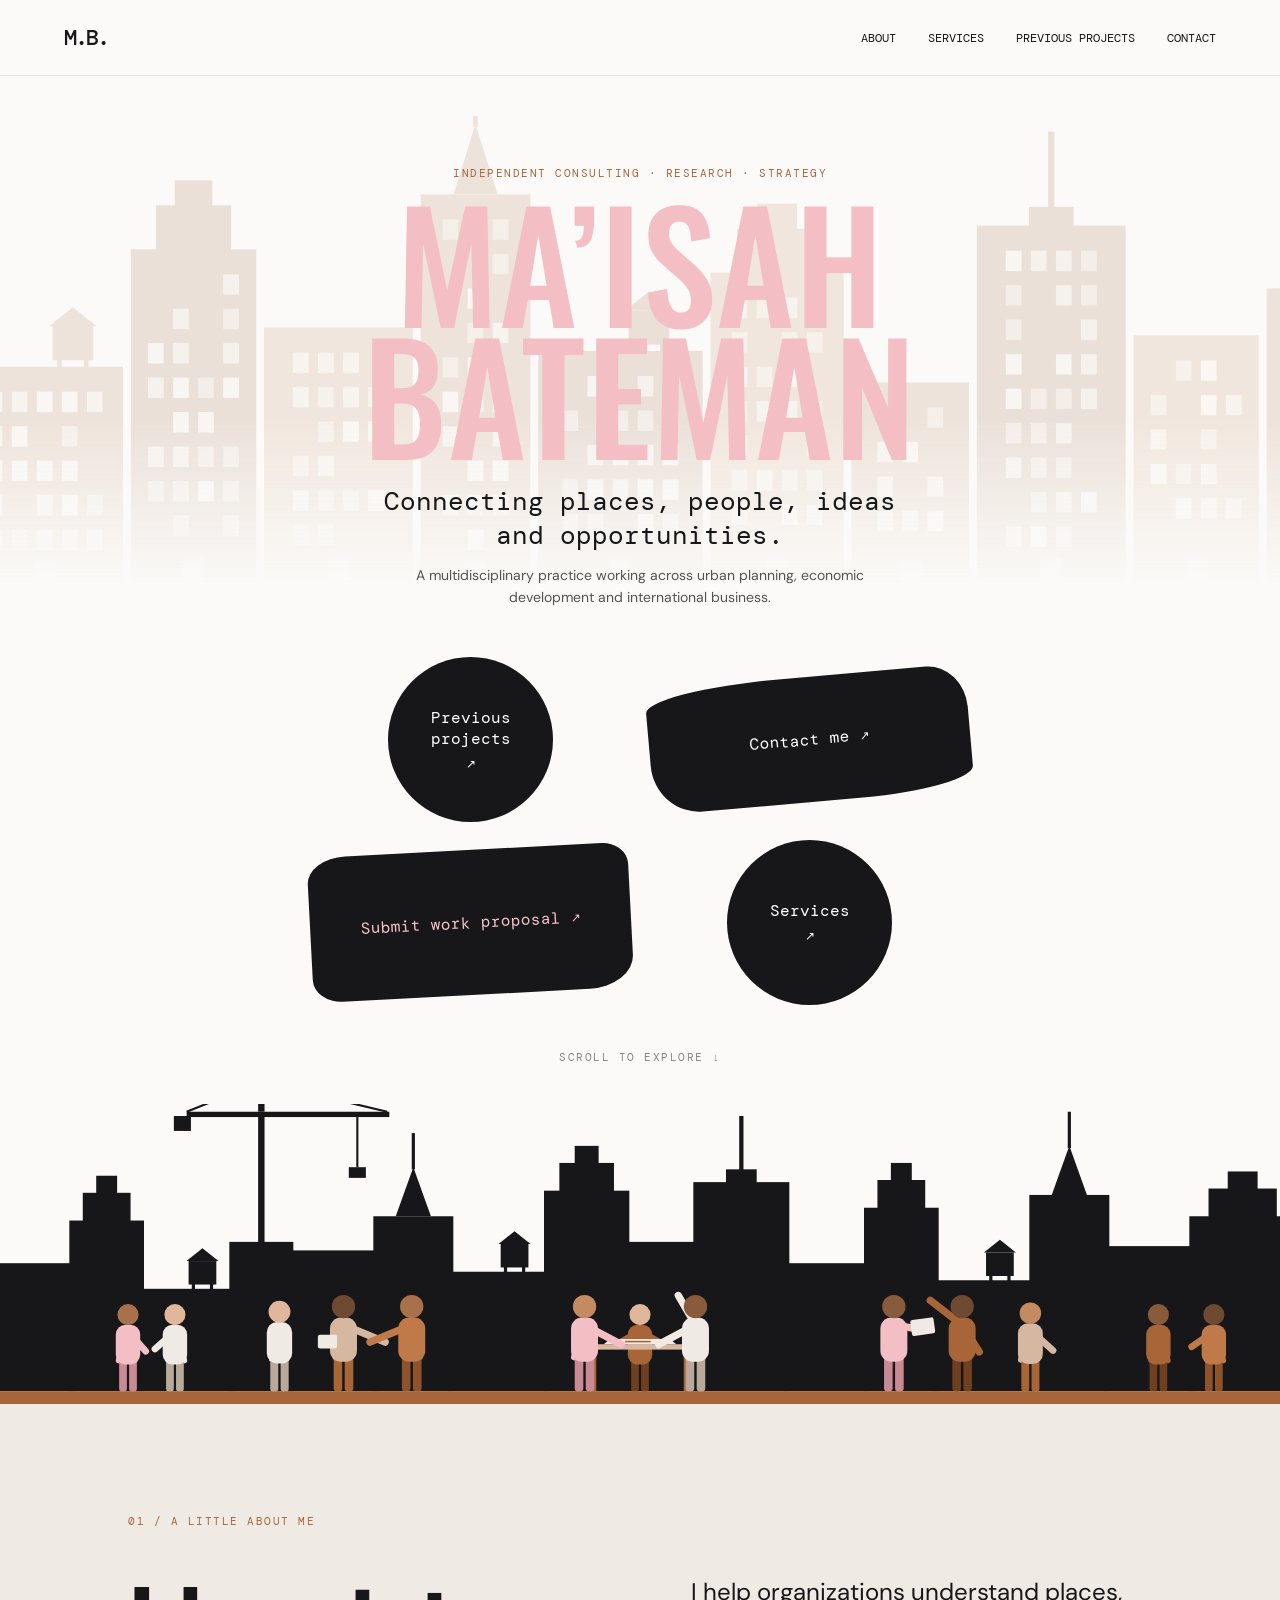
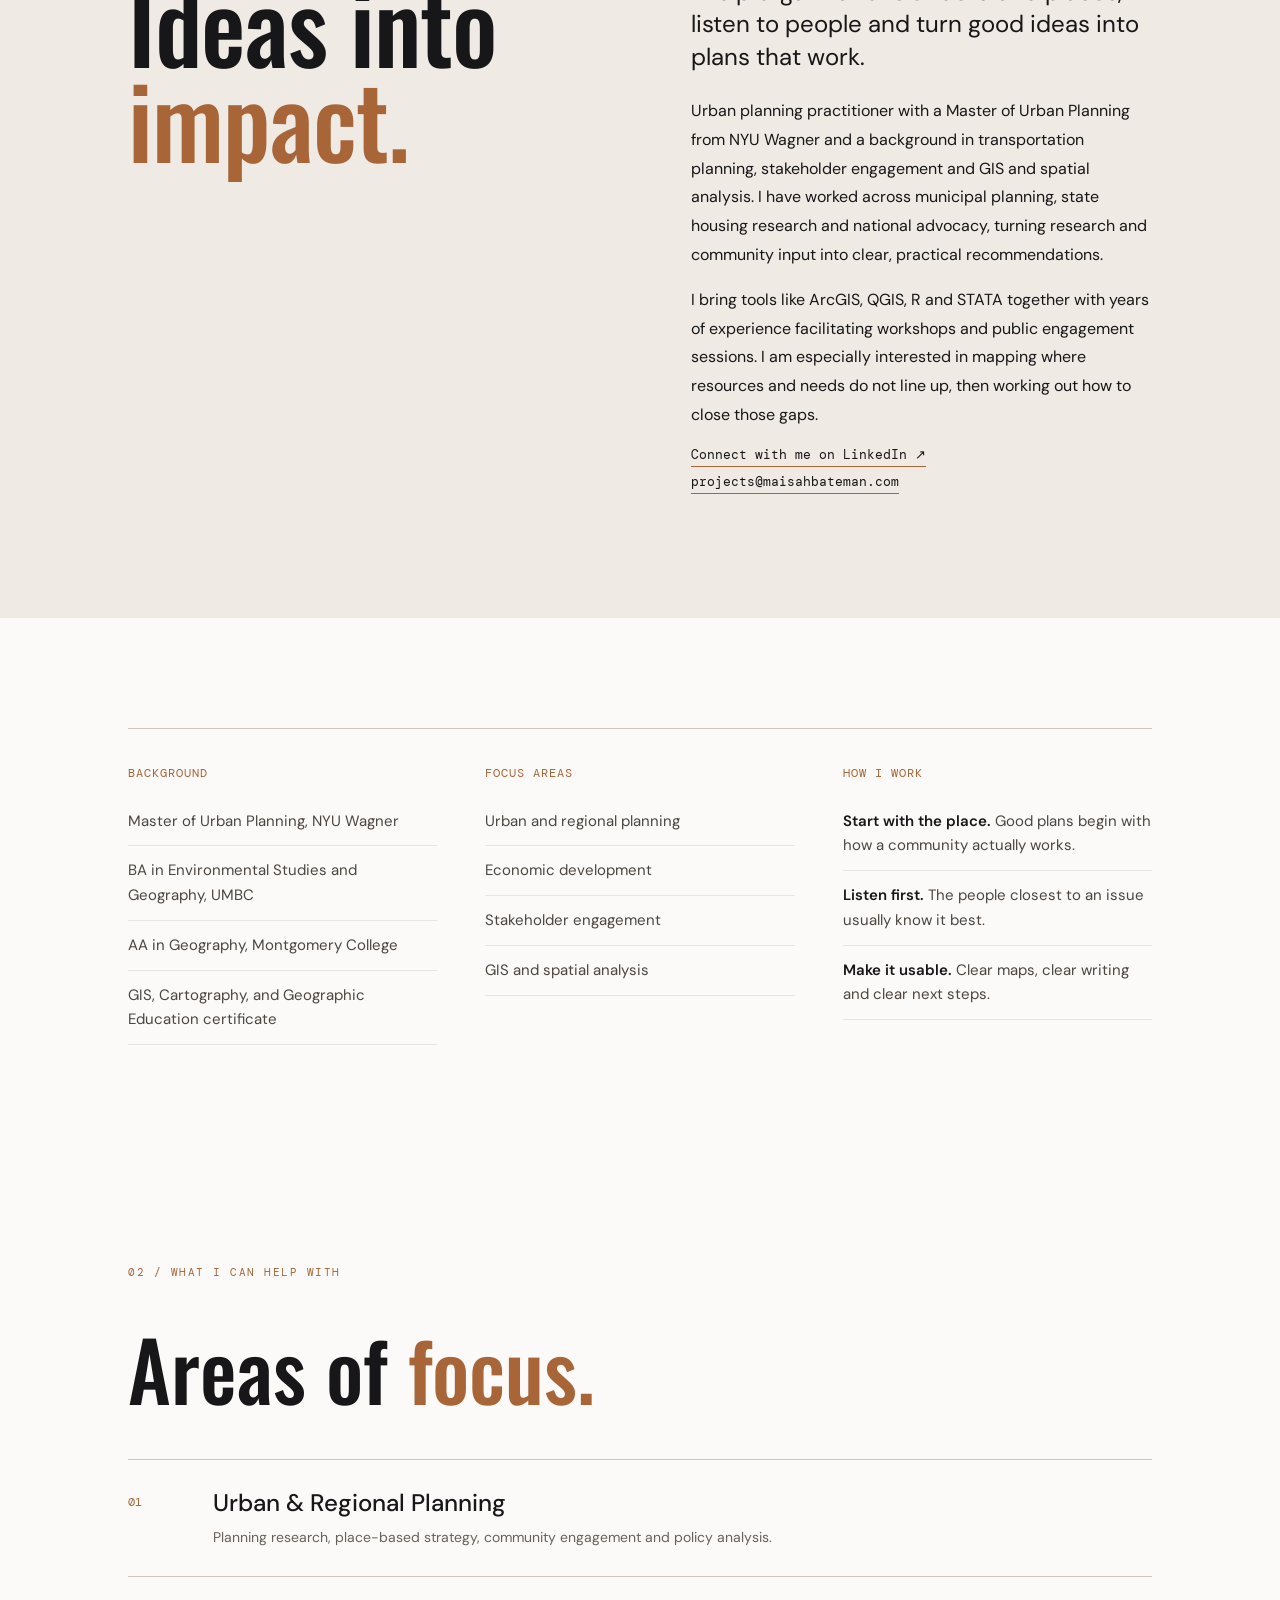
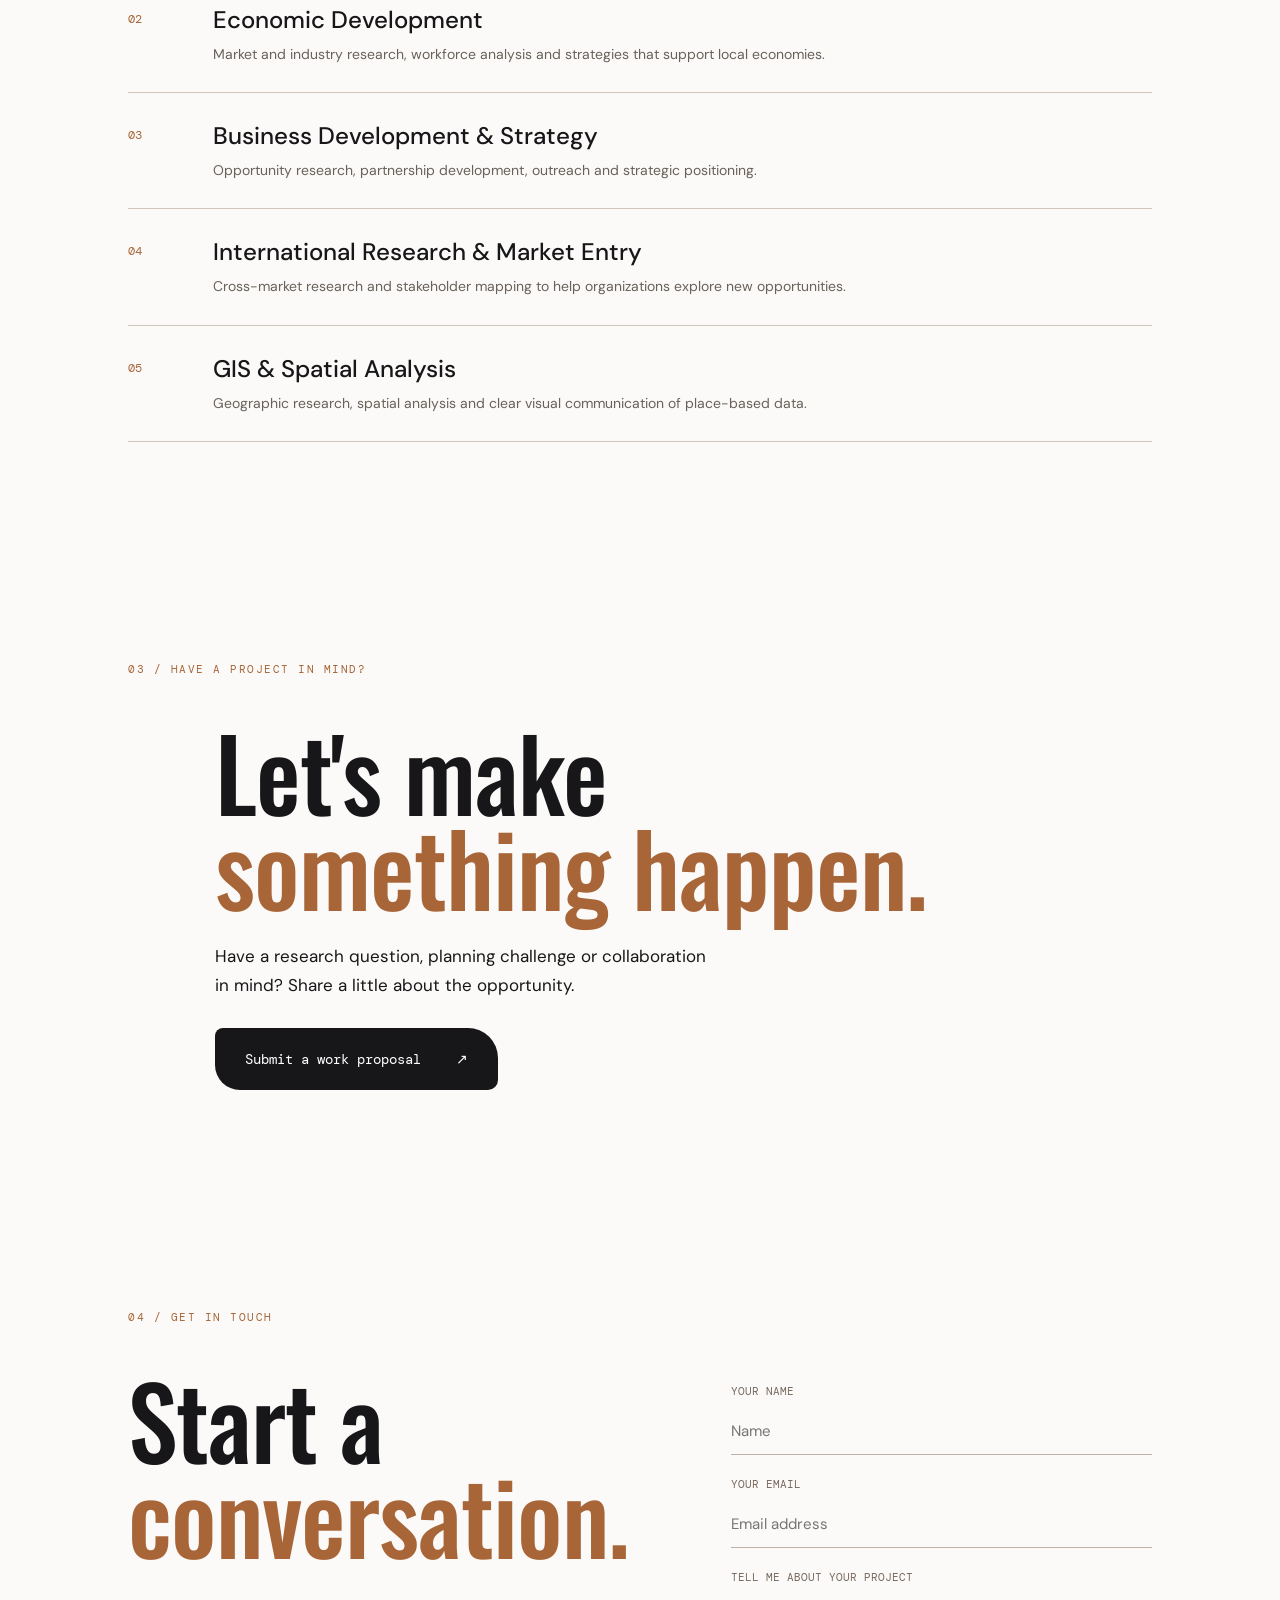
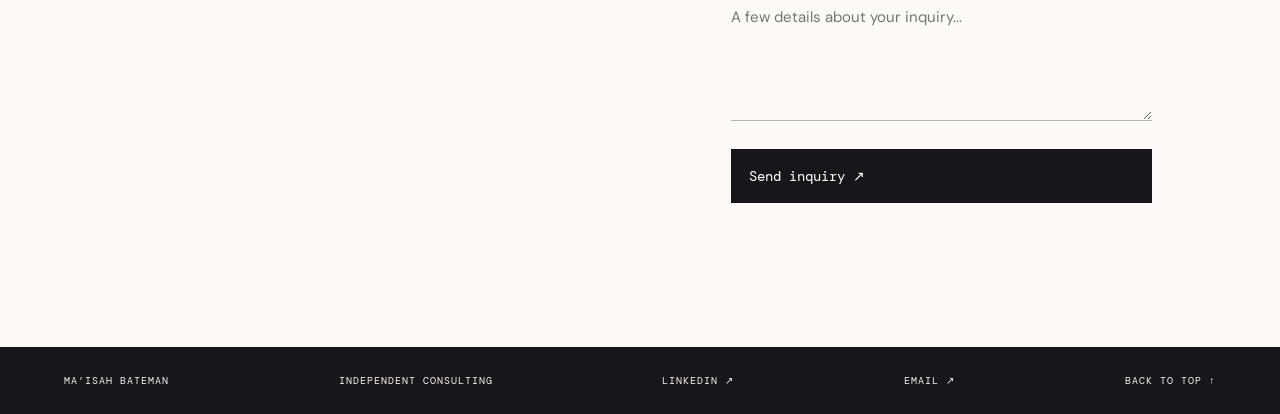
<file: index.html>
<!DOCTYPE html>
<html lang="en">
<head>
  <meta charset="UTF-8">
  <meta name="viewport" content="width=device-width, initial-scale=1.0">
  <meta name="description" content="Ma’isah Bateman, independent consulting in urban planning, economic development, business strategy, international research and GIS.">
  <title>Ma’isah Bateman | Independent Consulting</title>
  <link rel="preconnect" href="https://fonts.googleapis.com">
  <link rel="preconnect" href="https://fonts.gstatic.com" crossorigin>
  <link href="https://fonts.googleapis.com/css2?family=DM+Mono:wght@400;500&family=DM+Sans:wght@400;500;600;700&family=Oswald:wght@400;500;600&display=swap" rel="stylesheet">
  <link rel="stylesheet" href="style.css">
</head>
<body>
  <header class="topbar">
    <a class="wordmark" href="#home">M.B.</a>
    <button class="menu-toggle" aria-label="Toggle navigation" aria-expanded="false">MENU <span>＋</span></button>
    <nav class="nav-links" aria-label="Main navigation">
      <a href="#about">About</a>
      <a href="#services">Services</a>
      <a href="projects.html">Previous projects</a>
      <a href="#contact">Contact</a>
    </nav>
  </header>

  <main>
    <section class="hero" id="home">
      <div class="hero-bg" aria-hidden="true"><svg viewBox="0 0 1200 300" preserveAspectRatio="xMidYMax slice"><rect x="0" y="180" width="90" height="120" fill="#8E532B"/><rect x="16.0" y="196" width="10" height="13" fill="#fbfaf8" opacity="0.55"/><rect x="32.0" y="196" width="10" height="13" fill="#fbfaf8" opacity="0.55"/><rect x="48.0" y="196" width="10" height="13" fill="#fbfaf8" opacity="0.85"/><rect x="64.0" y="196" width="10" height="13" fill="#fbfaf8" opacity="0.85"/><rect x="16.0" y="218" width="10" height="13" fill="#fbfaf8" opacity="0.85"/><rect x="32.0" y="218" width="10" height="13" fill="#fbfaf8" opacity="0.55"/><rect x="48.0" y="218" width="10" height="13" fill="#fbfaf8" opacity="0.55"/><rect x="64.0" y="218" width="10" height="13" fill="#fbfaf8" opacity="0.85"/><rect x="16.0" y="240" width="10" height="13" fill="#fbfaf8" opacity="0.85"/><rect x="32.0" y="240" width="10" height="13" fill="#fbfaf8" opacity="0.55"/><rect x="48.0" y="240" width="10" height="13" fill="#fbfaf8" opacity="0.85"/><rect x="16.0" y="262" width="10" height="13" fill="#fbfaf8" opacity="0.7"/><rect x="32.0" y="262" width="10" height="13" fill="#fbfaf8" opacity="0.55"/><rect x="48.0" y="262" width="10" height="13" fill="#fbfaf8" opacity="0.55"/><rect x="64.0" y="262" width="10" height="13" fill="#fbfaf8" opacity="0.55"/><rect x="38.0" y="282" width="14" height="18" fill="#fbfaf8" opacity=".5"/><rect x="95" y="125" width="70" height="175" fill="#B8794A"/><rect x="109.0" y="141" width="10" height="13" fill="#fbfaf8" opacity="0.85"/><rect x="125.0" y="141" width="10" height="13" fill="#fbfaf8" opacity="0.85"/><rect x="141.0" y="141" width="10" height="13" fill="#fbfaf8" opacity="0.85"/><rect x="109.0" y="163" width="10" height="13" fill="#fbfaf8" opacity="0.55"/><rect x="125.0" y="163" width="10" height="13" fill="#fbfaf8" opacity="0.85"/><rect x="141.0" y="163" width="10" height="13" fill="#fbfaf8" opacity="0.85"/><rect x="109.0" y="185" width="10" height="13" fill="#fbfaf8" opacity="0.55"/><rect x="125.0" y="185" width="10" height="13" fill="#fbfaf8" opacity="0.85"/><rect x="141.0" y="185" width="10" height="13" fill="#fbfaf8" opacity="0.7"/><rect x="109.0" y="207" width="10" height="13" fill="#fbfaf8" opacity="0.7"/><rect x="125.0" y="207" width="10" height="13" fill="#fbfaf8" opacity="0.55"/><rect x="109.0" y="229" width="10" height="13" fill="#fbfaf8" opacity="0.55"/><rect x="125.0" y="229" width="10" height="13" fill="#fbfaf8" opacity="0.7"/><rect x="141.0" y="229" width="10" height="13" fill="#fbfaf8" opacity="0.7"/><rect x="109.0" y="251" width="10" height="13" fill="#fbfaf8" opacity="0.7"/><rect x="125.0" y="251" width="10" height="13" fill="#fbfaf8" opacity="0.55"/><rect x="141.0" y="251" width="10" height="13" fill="#fbfaf8" opacity="0.7"/><rect x="123.0" y="282" width="14" height="18" fill="#fbfaf8" opacity=".5"/><rect x="225.0" y="134" width="26" height="22" fill="#A76538"/><polygon points="223.0,134 238.0,122 253.0,134" fill="#A76538"/><rect x="228.0" y="154" width="3" height="8" fill="#A76538"/><rect x="245.0" y="154" width="3" height="8" fill="#A76538"/><rect x="170" y="160" width="100" height="140" fill="#A76538"/><rect x="183.0" y="176" width="10" height="13" fill="#fbfaf8" opacity="0.7"/><rect x="199.0" y="176" width="10" height="13" fill="#fbfaf8" opacity="0.7"/><rect x="215.0" y="176" width="10" height="13" fill="#fbfaf8" opacity="0.85"/><rect x="231.0" y="176" width="10" height="13" fill="#fbfaf8" opacity="0.85"/><rect x="247.0" y="176" width="10" height="13" fill="#fbfaf8" opacity="0.7"/><rect x="183.0" y="198" width="10" height="13" fill="#fbfaf8" opacity="0.7"/><rect x="199.0" y="198" width="10" height="13" fill="#fbfaf8" opacity="0.85"/><rect x="231.0" y="198" width="10" height="13" fill="#fbfaf8" opacity="0.55"/><rect x="183.0" y="220" width="10" height="13" fill="#fbfaf8" opacity="0.85"/><rect x="199.0" y="220" width="10" height="13" fill="#fbfaf8" opacity="0.85"/><rect x="215.0" y="220" width="10" height="13" fill="#fbfaf8" opacity="0.85"/><rect x="231.0" y="220" width="10" height="13" fill="#fbfaf8" opacity="0.85"/><rect x="183.0" y="242" width="10" height="13" fill="#fbfaf8" opacity="0.7"/><rect x="215.0" y="242" width="10" height="13" fill="#fbfaf8" opacity="0.7"/><rect x="231.0" y="242" width="10" height="13" fill="#fbfaf8" opacity="0.85"/><rect x="247.0" y="242" width="10" height="13" fill="#fbfaf8" opacity="0.55"/><rect x="183.0" y="264" width="10" height="13" fill="#fbfaf8" opacity="0.7"/><rect x="199.0" y="264" width="10" height="13" fill="#fbfaf8" opacity="0.55"/><rect x="215.0" y="264" width="10" height="13" fill="#fbfaf8" opacity="0.7"/><rect x="231.0" y="264" width="10" height="13" fill="#fbfaf8" opacity="0.7"/><rect x="247.0" y="264" width="10" height="13" fill="#fbfaf8" opacity="0.7"/><rect x="213.0" y="282" width="14" height="18" fill="#fbfaf8" opacity=".5"/><rect x="291.0" y="57" width="48.0" height="30" fill="#8E532B"/><rect x="303.0" y="41" width="24.0" height="18" fill="#8E532B"/><rect x="275" y="85" width="80" height="215" fill="#8E532B"/><rect x="334.0" y="101" width="10" height="13" fill="#fbfaf8" opacity="0.7"/><rect x="302.0" y="123" width="10" height="13" fill="#fbfaf8" opacity="0.7"/><rect x="334.0" y="123" width="10" height="13" fill="#fbfaf8" opacity="0.55"/><rect x="286.0" y="145" width="10" height="13" fill="#fbfaf8" opacity="0.85"/><rect x="302.0" y="145" width="10" height="13" fill="#fbfaf8" opacity="0.7"/><rect x="334.0" y="145" width="10" height="13" fill="#fbfaf8" opacity="0.7"/><rect x="286.0" y="167" width="10" height="13" fill="#fbfaf8" opacity="0.7"/><rect x="302.0" y="167" width="10" height="13" fill="#fbfaf8" opacity="0.85"/><rect x="318.0" y="167" width="10" height="13" fill="#fbfaf8" opacity="0.55"/><rect x="334.0" y="167" width="10" height="13" fill="#fbfaf8" opacity="0.85"/><rect x="302.0" y="189" width="10" height="13" fill="#fbfaf8" opacity="0.85"/><rect x="318.0" y="189" width="10" height="13" fill="#fbfaf8" opacity="0.85"/><rect x="286.0" y="211" width="10" height="13" fill="#fbfaf8" opacity="0.7"/><rect x="302.0" y="211" width="10" height="13" fill="#fbfaf8" opacity="0.7"/><rect x="318.0" y="211" width="10" height="13" fill="#fbfaf8" opacity="0.55"/><rect x="334.0" y="211" width="10" height="13" fill="#fbfaf8" opacity="0.55"/><rect x="286.0" y="233" width="10" height="13" fill="#fbfaf8" opacity="0.55"/><rect x="302.0" y="233" width="10" height="13" fill="#fbfaf8" opacity="0.55"/><rect x="318.0" y="233" width="10" height="13" fill="#fbfaf8" opacity="0.85"/><rect x="334.0" y="233" width="10" height="13" fill="#fbfaf8" opacity="0.55"/><rect x="302.0" y="255" width="10" height="13" fill="#fbfaf8" opacity="0.55"/><rect x="334.0" y="255" width="10" height="13" fill="#fbfaf8" opacity="0.55"/><rect x="308.0" y="282" width="14" height="18" fill="#fbfaf8" opacity=".5"/><rect x="360" y="135" width="95" height="165" fill="#B8794A"/><rect x="378.5" y="151" width="10" height="13" fill="#fbfaf8" opacity="0.7"/><rect x="394.5" y="151" width="10" height="13" fill="#fbfaf8" opacity="0.7"/><rect x="410.5" y="151" width="10" height="13" fill="#fbfaf8" opacity="0.7"/><rect x="378.5" y="173" width="10" height="13" fill="#fbfaf8" opacity="0.7"/><rect x="394.5" y="173" width="10" height="13" fill="#fbfaf8" opacity="0.55"/><rect x="410.5" y="173" width="10" height="13" fill="#fbfaf8" opacity="0.7"/><rect x="426.5" y="173" width="10" height="13" fill="#fbfaf8" opacity="0.7"/><rect x="394.5" y="195" width="10" height="13" fill="#fbfaf8" opacity="0.55"/><rect x="410.5" y="195" width="10" height="13" fill="#fbfaf8" opacity="0.85"/><rect x="426.5" y="195" width="10" height="13" fill="#fbfaf8" opacity="0.85"/><rect x="378.5" y="217" width="10" height="13" fill="#fbfaf8" opacity="0.55"/><rect x="394.5" y="217" width="10" height="13" fill="#fbfaf8" opacity="0.7"/><rect x="378.5" y="239" width="10" height="13" fill="#fbfaf8" opacity="0.7"/><rect x="394.5" y="239" width="10" height="13" fill="#fbfaf8" opacity="0.55"/><rect x="410.5" y="239" width="10" height="13" fill="#fbfaf8" opacity="0.55"/><rect x="426.5" y="239" width="10" height="13" fill="#fbfaf8" opacity="0.85"/><rect x="378.5" y="261" width="10" height="13" fill="#fbfaf8" opacity="0.55"/><rect x="394.5" y="261" width="10" height="13" fill="#fbfaf8" opacity="0.55"/><rect x="400.5" y="282" width="14" height="18" fill="#fbfaf8" opacity=".5"/><polygon points="481.0,50 495.0,5 509.0,50" fill="#A76538"/><rect x="493.5" y="-25" width="3" height="32" fill="#A76538"/><rect x="460" y="50" width="70" height="250" fill="#A76538"/><rect x="474.0" y="66" width="10" height="13" fill="#fbfaf8" opacity="0.55"/><rect x="490.0" y="66" width="10" height="13" fill="#fbfaf8" opacity="0.7"/><rect x="506.0" y="66" width="10" height="13" fill="#fbfaf8" opacity="0.55"/><rect x="506.0" y="88" width="10" height="13" fill="#fbfaf8" opacity="0.55"/><rect x="474.0" y="110" width="10" height="13" fill="#fbfaf8" opacity="0.7"/><rect x="490.0" y="110" width="10" height="13" fill="#fbfaf8" opacity="0.85"/><rect x="490.0" y="132" width="10" height="13" fill="#fbfaf8" opacity="0.55"/><rect x="506.0" y="132" width="10" height="13" fill="#fbfaf8" opacity="0.7"/><rect x="474.0" y="154" width="10" height="13" fill="#fbfaf8" opacity="0.55"/><rect x="490.0" y="154" width="10" height="13" fill="#fbfaf8" opacity="0.85"/><rect x="474.0" y="176" width="10" height="13" fill="#fbfaf8" opacity="0.85"/><rect x="490.0" y="176" width="10" height="13" fill="#fbfaf8" opacity="0.85"/><rect x="506.0" y="176" width="10" height="13" fill="#fbfaf8" opacity="0.85"/><rect x="474.0" y="198" width="10" height="13" fill="#fbfaf8" opacity="0.7"/><rect x="506.0" y="198" width="10" height="13" fill="#fbfaf8" opacity="0.7"/><rect x="490.0" y="220" width="10" height="13" fill="#fbfaf8" opacity="0.85"/><rect x="506.0" y="220" width="10" height="13" fill="#fbfaf8" opacity="0.85"/><rect x="474.0" y="242" width="10" height="13" fill="#fbfaf8" opacity="0.7"/><rect x="490.0" y="242" width="10" height="13" fill="#fbfaf8" opacity="0.55"/><rect x="506.0" y="242" width="10" height="13" fill="#fbfaf8" opacity="0.55"/><rect x="490.0" y="264" width="10" height="13" fill="#fbfaf8" opacity="0.85"/><rect x="488.0" y="282" width="14" height="18" fill="#fbfaf8" opacity=".5"/><rect x="592.75" y="124" width="26" height="22" fill="#8E532B"/><polygon points="590.75,124 605.75,112 620.75,124" fill="#8E532B"/><rect x="595.75" y="144" width="3" height="8" fill="#8E532B"/><rect x="612.75" y="144" width="3" height="8" fill="#8E532B"/><rect x="535" y="150" width="105" height="150" fill="#8E532B"/><rect x="566.5" y="166" width="10" height="13" fill="#fbfaf8" opacity="0.85"/><rect x="598.5" y="166" width="10" height="13" fill="#fbfaf8" opacity="0.7"/><rect x="614.5" y="166" width="10" height="13" fill="#fbfaf8" opacity="0.85"/><rect x="550.5" y="188" width="10" height="13" fill="#fbfaf8" opacity="0.55"/><rect x="582.5" y="188" width="10" height="13" fill="#fbfaf8" opacity="0.55"/><rect x="598.5" y="188" width="10" height="13" fill="#fbfaf8" opacity="0.55"/><rect x="614.5" y="188" width="10" height="13" fill="#fbfaf8" opacity="0.55"/><rect x="566.5" y="210" width="10" height="13" fill="#fbfaf8" opacity="0.7"/><rect x="582.5" y="210" width="10" height="13" fill="#fbfaf8" opacity="0.85"/><rect x="598.5" y="210" width="10" height="13" fill="#fbfaf8" opacity="0.85"/><rect x="614.5" y="210" width="10" height="13" fill="#fbfaf8" opacity="0.85"/><rect x="550.5" y="232" width="10" height="13" fill="#fbfaf8" opacity="0.55"/><rect x="566.5" y="232" width="10" height="13" fill="#fbfaf8" opacity="0.85"/><rect x="582.5" y="232" width="10" height="13" fill="#fbfaf8" opacity="0.7"/><rect x="598.5" y="232" width="10" height="13" fill="#fbfaf8" opacity="0.85"/><rect x="614.5" y="232" width="10" height="13" fill="#fbfaf8" opacity="0.85"/><rect x="550.5" y="254" width="10" height="13" fill="#fbfaf8" opacity="0.55"/><rect x="566.5" y="254" width="10" height="13" fill="#fbfaf8" opacity="0.55"/><rect x="598.5" y="254" width="10" height="13" fill="#fbfaf8" opacity="0.85"/><rect x="614.5" y="254" width="10" height="13" fill="#fbfaf8" opacity="0.55"/><rect x="580.5" y="282" width="14" height="18" fill="#fbfaf8" opacity=".5"/><rect x="662.0" y="72" width="51.0" height="30" fill="#B8794A"/><rect x="674.75" y="56" width="25.5" height="18" fill="#B8794A"/><rect x="645" y="100" width="85" height="200" fill="#B8794A"/><rect x="658.5" y="116" width="10" height="13" fill="#fbfaf8" opacity="0.7"/><rect x="674.5" y="116" width="10" height="13" fill="#fbfaf8" opacity="0.55"/><rect x="690.5" y="116" width="10" height="13" fill="#fbfaf8" opacity="0.7"/><rect x="706.5" y="116" width="10" height="13" fill="#fbfaf8" opacity="0.85"/><rect x="658.5" y="138" width="10" height="13" fill="#fbfaf8" opacity="0.55"/><rect x="690.5" y="138" width="10" height="13" fill="#fbfaf8" opacity="0.55"/><rect x="706.5" y="138" width="10" height="13" fill="#fbfaf8" opacity="0.55"/><rect x="658.5" y="160" width="10" height="13" fill="#fbfaf8" opacity="0.85"/><rect x="674.5" y="160" width="10" height="13" fill="#fbfaf8" opacity="0.55"/><rect x="690.5" y="160" width="10" height="13" fill="#fbfaf8" opacity="0.85"/><rect x="658.5" y="182" width="10" height="13" fill="#fbfaf8" opacity="0.55"/><rect x="674.5" y="182" width="10" height="13" fill="#fbfaf8" opacity="0.7"/><rect x="690.5" y="182" width="10" height="13" fill="#fbfaf8" opacity="0.7"/><rect x="706.5" y="182" width="10" height="13" fill="#fbfaf8" opacity="0.55"/><rect x="658.5" y="204" width="10" height="13" fill="#fbfaf8" opacity="0.7"/><rect x="706.5" y="204" width="10" height="13" fill="#fbfaf8" opacity="0.7"/><rect x="658.5" y="226" width="10" height="13" fill="#fbfaf8" opacity="0.55"/><rect x="674.5" y="226" width="10" height="13" fill="#fbfaf8" opacity="0.7"/><rect x="690.5" y="226" width="10" height="13" fill="#fbfaf8" opacity="0.55"/><rect x="706.5" y="226" width="10" height="13" fill="#fbfaf8" opacity="0.55"/><rect x="658.5" y="248" width="10" height="13" fill="#fbfaf8" opacity="0.55"/><rect x="690.5" y="248" width="10" height="13" fill="#fbfaf8" opacity="0.85"/><rect x="706.5" y="248" width="10" height="13" fill="#fbfaf8" opacity="0.7"/><rect x="680.5" y="282" width="14" height="18" fill="#fbfaf8" opacity=".5"/><rect x="735" y="170" width="75" height="130" fill="#A76538"/><rect x="751.5" y="186" width="10" height="13" fill="#fbfaf8" opacity="0.55"/><rect x="783.5" y="186" width="10" height="13" fill="#fbfaf8" opacity="0.55"/><rect x="751.5" y="208" width="10" height="13" fill="#fbfaf8" opacity="0.7"/><rect x="767.5" y="208" width="10" height="13" fill="#fbfaf8" opacity="0.85"/><rect x="751.5" y="230" width="10" height="13" fill="#fbfaf8" opacity="0.7"/><rect x="783.5" y="230" width="10" height="13" fill="#fbfaf8" opacity="0.7"/><rect x="751.5" y="252" width="10" height="13" fill="#fbfaf8" opacity="0.7"/><rect x="767.5" y="252" width="10" height="13" fill="#fbfaf8" opacity="0.7"/><rect x="783.5" y="252" width="10" height="13" fill="#fbfaf8" opacity="0.85"/><rect x="765.5" y="282" width="14" height="18" fill="#fbfaf8" opacity=".5"/><rect x="860.5" y="10" width="4" height="62" fill="#8E532B"/><rect x="848.25" y="58" width="28.5" height="14" fill="#8E532B"/><rect x="815" y="70" width="95" height="230" fill="#8E532B"/><rect x="833.5" y="86" width="10" height="13" fill="#fbfaf8" opacity="0.85"/><rect x="849.5" y="86" width="10" height="13" fill="#fbfaf8" opacity="0.7"/><rect x="865.5" y="86" width="10" height="13" fill="#fbfaf8" opacity="0.7"/><rect x="881.5" y="86" width="10" height="13" fill="#fbfaf8" opacity="0.55"/><rect x="833.5" y="108" width="10" height="13" fill="#fbfaf8" opacity="0.55"/><rect x="865.5" y="108" width="10" height="13" fill="#fbfaf8" opacity="0.7"/><rect x="881.5" y="108" width="10" height="13" fill="#fbfaf8" opacity="0.55"/><rect x="833.5" y="130" width="10" height="13" fill="#fbfaf8" opacity="0.55"/><rect x="881.5" y="130" width="10" height="13" fill="#fbfaf8" opacity="0.7"/><rect x="833.5" y="152" width="10" height="13" fill="#fbfaf8" opacity="0.85"/><rect x="865.5" y="152" width="10" height="13" fill="#fbfaf8" opacity="0.85"/><rect x="881.5" y="152" width="10" height="13" fill="#fbfaf8" opacity="0.7"/><rect x="833.5" y="174" width="10" height="13" fill="#fbfaf8" opacity="0.85"/><rect x="849.5" y="174" width="10" height="13" fill="#fbfaf8" opacity="0.55"/><rect x="865.5" y="174" width="10" height="13" fill="#fbfaf8" opacity="0.55"/><rect x="881.5" y="174" width="10" height="13" fill="#fbfaf8" opacity="0.7"/><rect x="833.5" y="196" width="10" height="13" fill="#fbfaf8" opacity="0.55"/><rect x="849.5" y="196" width="10" height="13" fill="#fbfaf8" opacity="0.55"/><rect x="865.5" y="196" width="10" height="13" fill="#fbfaf8" opacity="0.7"/><rect x="833.5" y="218" width="10" height="13" fill="#fbfaf8" opacity="0.7"/><rect x="849.5" y="218" width="10" height="13" fill="#fbfaf8" opacity="0.55"/><rect x="865.5" y="218" width="10" height="13" fill="#fbfaf8" opacity="0.55"/><rect x="849.5" y="240" width="10" height="13" fill="#fbfaf8" opacity="0.55"/><rect x="865.5" y="240" width="10" height="13" fill="#fbfaf8" opacity="0.7"/><rect x="881.5" y="240" width="10" height="13" fill="#fbfaf8" opacity="0.85"/><rect x="833.5" y="262" width="10" height="13" fill="#fbfaf8" opacity="0.7"/><rect x="849.5" y="262" width="10" height="13" fill="#fbfaf8" opacity="0.85"/><rect x="865.5" y="262" width="10" height="13" fill="#fbfaf8" opacity="0.7"/><rect x="855.5" y="282" width="14" height="18" fill="#fbfaf8" opacity=".5"/><rect x="915" y="140" width="80" height="160" fill="#B8794A"/><rect x="942.0" y="156" width="10" height="13" fill="#fbfaf8" opacity="0.55"/><rect x="958.0" y="156" width="10" height="13" fill="#fbfaf8" opacity="0.85"/><rect x="926.0" y="178" width="10" height="13" fill="#fbfaf8" opacity="0.55"/><rect x="958.0" y="178" width="10" height="13" fill="#fbfaf8" opacity="0.85"/><rect x="974.0" y="178" width="10" height="13" fill="#fbfaf8" opacity="0.7"/><rect x="926.0" y="200" width="10" height="13" fill="#fbfaf8" opacity="0.7"/><rect x="958.0" y="200" width="10" height="13" fill="#fbfaf8" opacity="0.55"/><rect x="926.0" y="222" width="10" height="13" fill="#fbfaf8" opacity="0.85"/><rect x="942.0" y="222" width="10" height="13" fill="#fbfaf8" opacity="0.55"/><rect x="958.0" y="222" width="10" height="13" fill="#fbfaf8" opacity="0.7"/><rect x="942.0" y="244" width="10" height="13" fill="#fbfaf8" opacity="0.85"/><rect x="958.0" y="244" width="10" height="13" fill="#fbfaf8" opacity="0.7"/><rect x="974.0" y="244" width="10" height="13" fill="#fbfaf8" opacity="0.55"/><rect x="948.0" y="282" width="14" height="18" fill="#fbfaf8" opacity=".5"/><rect x="1055.0" y="84" width="26" height="22" fill="#A76538"/><polygon points="1053.0,84 1068.0,72 1083.0,84" fill="#A76538"/><rect x="1058.0" y="104" width="3" height="8" fill="#A76538"/><rect x="1075.0" y="104" width="3" height="8" fill="#A76538"/><rect x="1000" y="110" width="100" height="190" fill="#A76538"/><rect x="1013.0" y="126" width="10" height="13" fill="#fbfaf8" opacity="0.7"/><rect x="1045.0" y="126" width="10" height="13" fill="#fbfaf8" opacity="0.7"/><rect x="1061.0" y="126" width="10" height="13" fill="#fbfaf8" opacity="0.85"/><rect x="1077.0" y="126" width="10" height="13" fill="#fbfaf8" opacity="0.7"/><rect x="1013.0" y="148" width="10" height="13" fill="#fbfaf8" opacity="0.7"/><rect x="1029.0" y="148" width="10" height="13" fill="#fbfaf8" opacity="0.7"/><rect x="1045.0" y="148" width="10" height="13" fill="#fbfaf8" opacity="0.7"/><rect x="1077.0" y="148" width="10" height="13" fill="#fbfaf8" opacity="0.55"/><rect x="1013.0" y="170" width="10" height="13" fill="#fbfaf8" opacity="0.7"/><rect x="1029.0" y="170" width="10" height="13" fill="#fbfaf8" opacity="0.55"/><rect x="1045.0" y="170" width="10" height="13" fill="#fbfaf8" opacity="0.7"/><rect x="1061.0" y="170" width="10" height="13" fill="#fbfaf8" opacity="0.7"/><rect x="1077.0" y="170" width="10" height="13" fill="#fbfaf8" opacity="0.55"/><rect x="1013.0" y="192" width="10" height="13" fill="#fbfaf8" opacity="0.55"/><rect x="1029.0" y="192" width="10" height="13" fill="#fbfaf8" opacity="0.55"/><rect x="1045.0" y="192" width="10" height="13" fill="#fbfaf8" opacity="0.85"/><rect x="1061.0" y="192" width="10" height="13" fill="#fbfaf8" opacity="0.55"/><rect x="1077.0" y="192" width="10" height="13" fill="#fbfaf8" opacity="0.85"/><rect x="1013.0" y="214" width="10" height="13" fill="#fbfaf8" opacity="0.85"/><rect x="1061.0" y="214" width="10" height="13" fill="#fbfaf8" opacity="0.85"/><rect x="1013.0" y="236" width="10" height="13" fill="#fbfaf8" opacity="0.7"/><rect x="1029.0" y="236" width="10" height="13" fill="#fbfaf8" opacity="0.7"/><rect x="1045.0" y="236" width="10" height="13" fill="#fbfaf8" opacity="0.85"/><rect x="1061.0" y="236" width="10" height="13" fill="#fbfaf8" opacity="0.55"/><rect x="1077.0" y="236" width="10" height="13" fill="#fbfaf8" opacity="0.85"/><rect x="1029.0" y="258" width="10" height="13" fill="#fbfaf8" opacity="0.85"/><rect x="1045.0" y="258" width="10" height="13" fill="#fbfaf8" opacity="0.85"/><rect x="1061.0" y="258" width="10" height="13" fill="#fbfaf8" opacity="0.85"/><rect x="1077.0" y="258" width="10" height="13" fill="#fbfaf8" opacity="0.85"/><rect x="1043.0" y="282" width="14" height="18" fill="#fbfaf8" opacity=".5"/><rect x="1105" y="165" width="95" height="135" fill="#8E532B"/><rect x="1171.5" y="181" width="10" height="13" fill="#fbfaf8" opacity="0.85"/><rect x="1123.5" y="203" width="10" height="13" fill="#fbfaf8" opacity="0.85"/><rect x="1139.5" y="203" width="10" height="13" fill="#fbfaf8" opacity="0.55"/><rect x="1155.5" y="203" width="10" height="13" fill="#fbfaf8" opacity="0.55"/><rect x="1171.5" y="203" width="10" height="13" fill="#fbfaf8" opacity="0.55"/><rect x="1123.5" y="225" width="10" height="13" fill="#fbfaf8" opacity="0.7"/><rect x="1139.5" y="225" width="10" height="13" fill="#fbfaf8" opacity="0.85"/><rect x="1155.5" y="225" width="10" height="13" fill="#fbfaf8" opacity="0.85"/><rect x="1171.5" y="225" width="10" height="13" fill="#fbfaf8" opacity="0.7"/><rect x="1123.5" y="247" width="10" height="13" fill="#fbfaf8" opacity="0.7"/><rect x="1155.5" y="247" width="10" height="13" fill="#fbfaf8" opacity="0.85"/><rect x="1145.5" y="282" width="14" height="18" fill="#fbfaf8" opacity=".5"/><rect x="0" y="297" width="1200" height="3" fill="#6f3f1f"/></svg></div>
      <div class="hero-copy">
        <p class="eyebrow">INDEPENDENT CONSULTING · RESEARCH · STRATEGY</p>
        <h1>MA’ISAH<br><span>BATEMAN</span></h1>
        <p class="hero-tagline">Connecting places, people, ideas<br>and opportunities.</p>
        <p class="hero-note">A multidisciplinary practice working across urban planning, economic development and international business.</p>
      </div>
      <div class="hero-links">
        <a class="shape circle" href="projects.html">Previous<br>projects <span>↗</span></a>
        <a class="shape pill" href="#contact">Contact me <span>↗</span></a>
        <a class="shape wide" href="proposal.html">Submit work proposal <span>↗</span></a>
        <a class="shape circle circle-pink" href="#services">Services <span>↗</span></a>
      </div>
      <div class="scroll-cue">SCROLL TO EXPLORE ↓</div>
      <div class="hero-art"><svg viewBox="0 0 1200 300" preserveAspectRatio="xMidYMax slice" role="img" aria-label="Illustration of people collaborating in front of a city skyline"><rect x="-10" y="168" width="80" height="120" fill="#171719"/><rect x="77.6" y="102" width="44.800000000000004" height="28" fill="#171719"/><rect x="90.2" y="86" width="19.6" height="18" fill="#171719"/><rect x="65" y="128" width="70" height="160" fill="#171719"/><rect x="176.8" y="166" width="26" height="22" fill="#171719"/><polygon points="174.8,166 189.8,154 204.8,166" fill="#171719"/><rect x="179.8" y="186" width="3" height="8" fill="#171719"/><rect x="196.8" y="186" width="3" height="8" fill="#171719"/><rect x="130" y="192" width="90" height="96" fill="#171719"/><rect x="242.0" y="28" width="6" height="122" fill="#171719"/><rect x="175.0" y="26" width="190" height="5" fill="#171719"/><rect x="163.0" y="30" width="16" height="14" fill="#171719"/><polygon points="242.0,-2 248.0,-2 248.0,26 242.0,26" fill="#171719"/><line x1="245.0" y1="-2" x2="363.0" y2="26" stroke="#171719" stroke-width="2"/><line x1="245.0" y1="-2" x2="175.0" y2="26" stroke="#171719" stroke-width="2"/><line x1="335.0" y1="31" x2="335.0" y2="78" stroke="#171719" stroke-width="2"/><rect x="327.0" y="78" width="16" height="10" fill="#171719"/><rect x="215" y="148" width="60" height="140" fill="#171719"/><rect x="270" y="156" width="85" height="132" fill="#171719"/><polygon points="371.0,124 387.5,78 404.0,124" fill="#171719"/><rect x="386.0" y="46" width="3" height="34" fill="#171719"/><rect x="350" y="124" width="75" height="164" fill="#171719"/><rect x="469.4" y="150" width="26" height="22" fill="#171719"/><polygon points="467.4,150 482.4,138 497.4,150" fill="#171719"/><rect x="472.4" y="170" width="3" height="8" fill="#171719"/><rect x="489.4" y="170" width="3" height="8" fill="#171719"/><rect x="420" y="176" width="95" height="112" fill="#171719"/><rect x="524.4" y="74" width="51.2" height="28" fill="#171719"/><rect x="538.8" y="58" width="22.400000000000002" height="18" fill="#171719"/><rect x="510" y="100" width="80" height="188" fill="#171719"/><rect x="585" y="148" width="70" height="140" fill="#171719"/><rect x="693.0" y="30" width="4" height="64" fill="#171719"/><rect x="680.6" y="80" width="28.8" height="14" fill="#171719"/><rect x="650" y="92" width="90" height="196" fill="#171719"/><rect x="735" y="168" width="80" height="120" fill="#171719"/><rect x="822.6" y="90" width="44.800000000000004" height="28" fill="#171719"/><rect x="835.2" y="74" width="19.6" height="18" fill="#171719"/><rect x="810" y="116" width="70" height="172" fill="#171719"/><rect x="924.4" y="158" width="26" height="22" fill="#171719"/><polygon points="922.4,158 937.4,146 952.4,158" fill="#171719"/><rect x="927.4" y="178" width="3" height="8" fill="#171719"/><rect x="944.4" y="178" width="3" height="8" fill="#171719"/><rect x="875" y="184" width="95" height="104" fill="#171719"/><polygon points="986.0,104 1002.5,58 1019.0,104" fill="#171719"/><rect x="1001.0" y="26" width="3" height="34" fill="#171719"/><rect x="965" y="104" width="75" height="184" fill="#171719"/><rect x="1035" y="152" width="85" height="136" fill="#171719"/><rect x="1133.0" y="98" width="64.0" height="28" fill="#171719"/><rect x="1151.0" y="82" width="28.000000000000004" height="18" fill="#171719"/><rect x="1115" y="124" width="100" height="164" fill="#171719"/><rect x="0" y="288" width="1200" height="12" fill="#a76538"/><line x1="600" y1="231.84" x2="581.28" y2="242.24" stroke="#a76538" stroke-width="6.24" stroke-linecap="round"/><line x1="600" y1="231.84" x2="618.72" y2="242.24" stroke="#a76538" stroke-width="6.24" stroke-linecap="round"/><rect x="591.68" y="256.8" width="7.28" height="31.200000000000003" rx="2.08" fill="#6f3f1f"/><rect x="601.04" y="256.8" width="7.28" height="31.200000000000003" rx="2.08" fill="#6f3f1f"/><rect x="588.56" y="225.6" width="22.880000000000003" height="37.44" rx="9.36" fill="#a76538"/><circle cx="600" cy="216.24" r="9.88" fill="#e0b79a"/><rect x="550" y="244" width="100" height="5" fill="#d6b8a0"/><rect x="554" y="249" width="5" height="39" fill="#a76538"/><rect x="641" y="249" width="5" height="39" fill="#a76538"/><polygon points="566,244 634,244 628,239 572,239" fill="#f0eae4"/><line x1="586" y1="241.5" x2="610" y2="241.5" stroke="#a76538" stroke-width="1.5"/><line x1="548" y1="225.9" x2="582.5" y2="244.3" stroke="#f3bfc4" stroke-width="6.8999999999999995" stroke-linecap="round"/><line x1="548" y1="225.9" x2="538.8" y2="255.8" stroke="#f3bfc4" stroke-width="6.8999999999999995" stroke-linecap="round"/><rect x="538.8" y="253.5" width="8.049999999999999" height="34.5" rx="2.3" fill="#c98a93"/><rect x="549.15" y="253.5" width="8.049999999999999" height="34.5" rx="2.3" fill="#c98a93"/><rect x="535.35" y="219.0" width="25.299999999999997" height="41.4" rx="10.35" fill="#f3bfc4"/><circle cx="548" cy="208.65" r="10.924999999999999" fill="#c48a62"/><line x1="652" y1="225.9" x2="617.5" y2="244.3" stroke="#f0eae4" stroke-width="6.8999999999999995" stroke-linecap="round"/><line x1="652" y1="225.9" x2="635.9" y2="198.3" stroke="#f0eae4" stroke-width="6.8999999999999995" stroke-linecap="round"/><rect x="642.8" y="253.5" width="8.049999999999999" height="34.5" rx="2.3" fill="#b8a99b"/><rect x="653.15" y="253.5" width="8.049999999999999" height="34.5" rx="2.3" fill="#b8a99b"/><rect x="639.35" y="219.0" width="25.299999999999997" height="41.4" rx="10.35" fill="#f0eae4"/><circle cx="652" cy="208.65" r="10.924999999999999" fill="#8a5a3c"/><line x1="322" y1="225.9" x2="361.1" y2="242.0" stroke="#d6b8a0" stroke-width="6.8999999999999995" stroke-linecap="round"/><line x1="322" y1="225.9" x2="315.1" y2="255.8" stroke="#d6b8a0" stroke-width="6.8999999999999995" stroke-linecap="round"/><rect x="312.8" y="253.5" width="8.049999999999999" height="34.5" rx="2.3" fill="#a76538"/><rect x="323.15" y="253.5" width="8.049999999999999" height="34.5" rx="2.3" fill="#a76538"/><rect x="309.35" y="219.0" width="25.299999999999997" height="41.4" rx="10.35" fill="#d6b8a0"/><circle cx="322" cy="208.65" r="10.924999999999999" fill="#6f4a32"/><line x1="386" y1="225.9" x2="346.9" y2="242.0" stroke="#c07a4a" stroke-width="6.8999999999999995" stroke-linecap="round"/><line x1="386" y1="225.9" x2="392.9" y2="255.8" stroke="#c07a4a" stroke-width="6.8999999999999995" stroke-linecap="round"/><rect x="376.8" y="253.5" width="8.049999999999999" height="34.5" rx="2.3" fill="#8e532b"/><rect x="387.15" y="253.5" width="8.049999999999999" height="34.5" rx="2.3" fill="#8e532b"/><rect x="373.35" y="219.0" width="25.299999999999997" height="41.4" rx="10.35" fill="#c07a4a"/><circle cx="386" cy="208.65" r="10.924999999999999" fill="#a9714b"/><rect x="298" y="235" width="18" height="13" rx="2" fill="#f0eae4"/><line x1="262" y1="229.68" x2="257.68" y2="257.76" stroke="#f0eae4" stroke-width="6.48" stroke-linecap="round"/><line x1="262" y1="229.68" x2="255.52" y2="257.76" stroke="#f0eae4" stroke-width="6.48" stroke-linecap="round"/><rect x="253.36" y="255.6" width="7.5600000000000005" height="32.400000000000006" rx="2.16" fill="#b8a99b"/><rect x="263.08" y="255.6" width="7.5600000000000005" height="32.400000000000006" rx="2.16" fill="#b8a99b"/><rect x="250.12" y="223.2" width="23.76" height="38.88" rx="9.72" fill="#f0eae4"/><circle cx="262" cy="213.48" r="10.260000000000002" fill="#e0b79a"/><line x1="838" y1="225.9" x2="865.6" y2="230.5" stroke="#f3bfc4" stroke-width="6.8999999999999995" stroke-linecap="round"/><line x1="838" y1="225.9" x2="833.4" y2="255.8" stroke="#f3bfc4" stroke-width="6.8999999999999995" stroke-linecap="round"/><rect x="828.8" y="253.5" width="8.049999999999999" height="34.5" rx="2.3" fill="#c98a93"/><rect x="839.15" y="253.5" width="8.049999999999999" height="34.5" rx="2.3" fill="#c98a93"/><rect x="825.35" y="219.0" width="25.299999999999997" height="41.4" rx="10.35" fill="#f3bfc4"/><circle cx="838" cy="208.65" r="10.924999999999999" fill="#8a5a3c"/><rect x="854" y="220" width="22" height="15" rx="2" fill="#f0eae4" transform="rotate(-8 865 227)"/><line x1="902" y1="225.9" x2="872.1" y2="202.9" stroke="#a76538" stroke-width="6.8999999999999995" stroke-linecap="round"/><line x1="902" y1="225.9" x2="918.1" y2="251.2" stroke="#a76538" stroke-width="6.8999999999999995" stroke-linecap="round"/><rect x="892.8" y="253.5" width="8.049999999999999" height="34.5" rx="2.3" fill="#6f3f1f"/><rect x="903.15" y="253.5" width="8.049999999999999" height="34.5" rx="2.3" fill="#6f3f1f"/><rect x="889.35" y="219.0" width="25.299999999999997" height="41.4" rx="10.35" fill="#a76538"/><circle cx="902" cy="208.65" r="10.924999999999999" fill="#6f4a32"/><line x1="966" y1="230.76" x2="987.2" y2="249.84" stroke="#d6b8a0" stroke-width="6.36" stroke-linecap="round"/><line x1="966" y1="230.76" x2="957.52" y2="258.32" stroke="#d6b8a0" stroke-width="6.36" stroke-linecap="round"/><rect x="957.52" y="256.2" width="7.42" height="31.8" rx="2.12" fill="#a76538"/><rect x="967.06" y="256.2" width="7.42" height="31.8" rx="2.12" fill="#a76538"/><rect x="954.34" y="224.4" width="23.32" height="38.160000000000004" rx="9.540000000000001" fill="#d6b8a0"/><circle cx="966" cy="214.86" r="10.07" fill="#c48a62"/><line x1="120" y1="231.84" x2="136.64" y2="250.56" stroke="#f3bfc4" stroke-width="6.24" stroke-linecap="round"/><line x1="120" y1="231.84" x2="111.68" y2="258.88" stroke="#f3bfc4" stroke-width="6.24" stroke-linecap="round"/><rect x="111.68" y="256.8" width="7.28" height="31.200000000000003" rx="2.08" fill="#c98a93"/><rect x="121.04" y="256.8" width="7.28" height="31.200000000000003" rx="2.08" fill="#c98a93"/><rect x="108.56" y="225.6" width="22.880000000000003" height="37.44" rx="9.36" fill="#f3bfc4"/><circle cx="120" cy="216.24" r="9.88" fill="#a9714b"/><line x1="164" y1="231.84" x2="145.28" y2="248.48000000000002" stroke="#f0eae4" stroke-width="6.24" stroke-linecap="round"/><line x1="164" y1="231.84" x2="172.32" y2="258.88" stroke="#f0eae4" stroke-width="6.24" stroke-linecap="round"/><rect x="155.68" y="256.8" width="7.28" height="31.200000000000003" rx="2.08" fill="#b8a99b"/><rect x="165.04" y="256.8" width="7.28" height="31.200000000000003" rx="2.08" fill="#b8a99b"/><rect x="152.56" y="225.6" width="22.880000000000003" height="37.44" rx="9.36" fill="#f0eae4"/><circle cx="164" cy="216.24" r="9.88" fill="#e0b79a"/><line x1="1086" y1="231.84" x2="1094.32" y2="258.88" stroke="#a76538" stroke-width="6.24" stroke-linecap="round"/><line x1="1086" y1="231.84" x2="1079.76" y2="258.88" stroke="#a76538" stroke-width="6.24" stroke-linecap="round"/><rect x="1077.68" y="256.8" width="7.28" height="31.200000000000003" rx="2.08" fill="#6f3f1f"/><rect x="1087.04" y="256.8" width="7.28" height="31.200000000000003" rx="2.08" fill="#6f3f1f"/><rect x="1074.56" y="225.6" width="22.880000000000003" height="37.44" rx="9.36" fill="#a76538"/><circle cx="1086" cy="216.24" r="9.88" fill="#8a5a3c"/><line x1="1138" y1="231.84" x2="1117.2" y2="246.4" stroke="#c07a4a" stroke-width="6.24" stroke-linecap="round"/><line x1="1138" y1="231.84" x2="1146.32" y2="258.88" stroke="#c07a4a" stroke-width="6.24" stroke-linecap="round"/><rect x="1129.68" y="256.8" width="7.28" height="31.200000000000003" rx="2.08" fill="#8e532b"/><rect x="1139.04" y="256.8" width="7.28" height="31.200000000000003" rx="2.08" fill="#8e532b"/><rect x="1126.56" y="225.6" width="22.880000000000003" height="37.44" rx="9.36" fill="#c07a4a"/><circle cx="1138" cy="216.24" r="9.88" fill="#6f4a32"/></svg></div>
    </section>

    <section class="intro section" id="about">
      <p class="section-kicker">01 / A LITTLE ABOUT ME</p>
      <div class="intro-grid">
        <h2>Ideas into<br><em>impact.</em></h2>
        <div class="intro-text">
          <p class="large-copy">I help organizations understand places, listen to people and turn good ideas into plans that work.</p>
          <p>Urban planning practitioner with a Master of Urban Planning from NYU Wagner and a background in transportation planning, stakeholder engagement and GIS and spatial analysis. I have worked across municipal planning, state housing research and national advocacy, turning research and community input into clear, practical recommendations.</p>
          <p>I bring tools like ArcGIS, QGIS, R and STATA together with years of experience facilitating workshops and public engagement sessions. I am especially interested in mapping where resources and needs do not line up, then working out how to close those gaps.</p>
          <div class="bio-links"><a class="text-link" href="https://www.linkedin.com/in/maisahbateman" target="_blank" rel="noopener">Connect with me on LinkedIn ↗</a><a class="text-link" href="mailto:projects@maisahbateman.com">projects@maisahbateman.com</a></div>
        </div>
      </div>
    </section>

    <section class="section about-details">
      <div class="about-grid">
        <div>
          <h3>Background</h3>
          <ul>
            <li>Master of Urban Planning, NYU Wagner</li>
            <li>BA in Environmental Studies and Geography, UMBC</li>
            <li>AA in Geography, Montgomery College</li>
            <li>GIS, Cartography, and Geographic Education certificate</li>
          </ul>
        </div>
        <div>
          <h3>Focus areas</h3>
          <ul>
            <li>Urban and regional planning</li>
            <li>Economic development</li>
            <li>Stakeholder engagement</li>
            <li>GIS and spatial analysis</li>
          </ul>
        </div>
        <div>
          <h3>How I work</h3>
          <ul>
            <li><strong>Start with the place.</strong> Good plans begin with how a community actually works.</li>
            <li><strong>Listen first.</strong> The people closest to an issue usually know it best.</li>
            <li><strong>Make it usable.</strong> Clear maps, clear writing and clear next steps.</li>
          </ul>
        </div>
      </div>
    </section>

    <section class="services section" id="services">
      <p class="section-kicker">02 / WHAT I CAN HELP WITH</p>
      <h2 class="section-title">Areas of <em>focus.</em></h2>
      <div class="service-list">
        <article><span>01</span><div><h3>Urban & Regional Planning</h3><p>Planning research, place-based strategy, community engagement and policy analysis.</p></div></article>
        <article><span>02</span><div><h3>Economic Development</h3><p>Market and industry research, workforce analysis and strategies that support local economies.</p></div></article>
        <article><span>03</span><div><h3>Business Development & Strategy</h3><p>Opportunity research, partnership development, outreach and strategic positioning.</p></div></article>
        <article><span>04</span><div><h3>International Research & Market Entry</h3><p>Cross-market research and stakeholder mapping to help organizations explore new opportunities.</p></div></article>
        <article><span>05</span><div><h3>GIS & Spatial Analysis</h3><p>Geographic research, spatial analysis and clear visual communication of place-based data.</p></div></article>
      </div>
    </section>

    <section class="proposal section" id="proposal">
      <p class="section-kicker">03 / HAVE A PROJECT IN MIND?</p>
      <div class="proposal-inner">
        <h2>Let's make<br><em>something happen.</em></h2>
        <p>Have a research question, planning challenge or collaboration in mind? Share a little about the opportunity.</p>
        <a class="proposal-button" href="proposal.html">Submit a work proposal <span>↗</span></a>
      </div>
    </section>

    <section class="contact section" id="contact">
      <p class="section-kicker">04 / GET IN TOUCH</p>
      <div class="contact-grid">
        <h2>Start a<br><em>conversation.</em></h2>
        <form id="contact-form">
          <label for="name">Your name</label><input id="name" name="name" required placeholder="Name">
          <label for="email">Your email</label><input id="email" name="email" type="email" required placeholder="Email address">
          <label for="message">Tell me about your project</label><textarea id="message" name="message" rows="5" required placeholder="A few details about your inquiry..."></textarea>
          <button type="submit">Send inquiry ↗</button>
          <p class="form-status" id="form-status" role="status" aria-live="polite"></p>
        </form>
      </div>
    </section>
  </main>

  <footer><a href="#home">MA’ISAH BATEMAN</a><span>INDEPENDENT CONSULTING</span><a href="https://www.linkedin.com/in/maisahbateman" target="_blank" rel="noopener">LINKEDIN ↗</a><a href="mailto:projects@maisahbateman.com">EMAIL ↗</a><a href="#home">BACK TO TOP ↑</a></footer>
  <script src="script.js"></script>
</body>
</html>
</file>
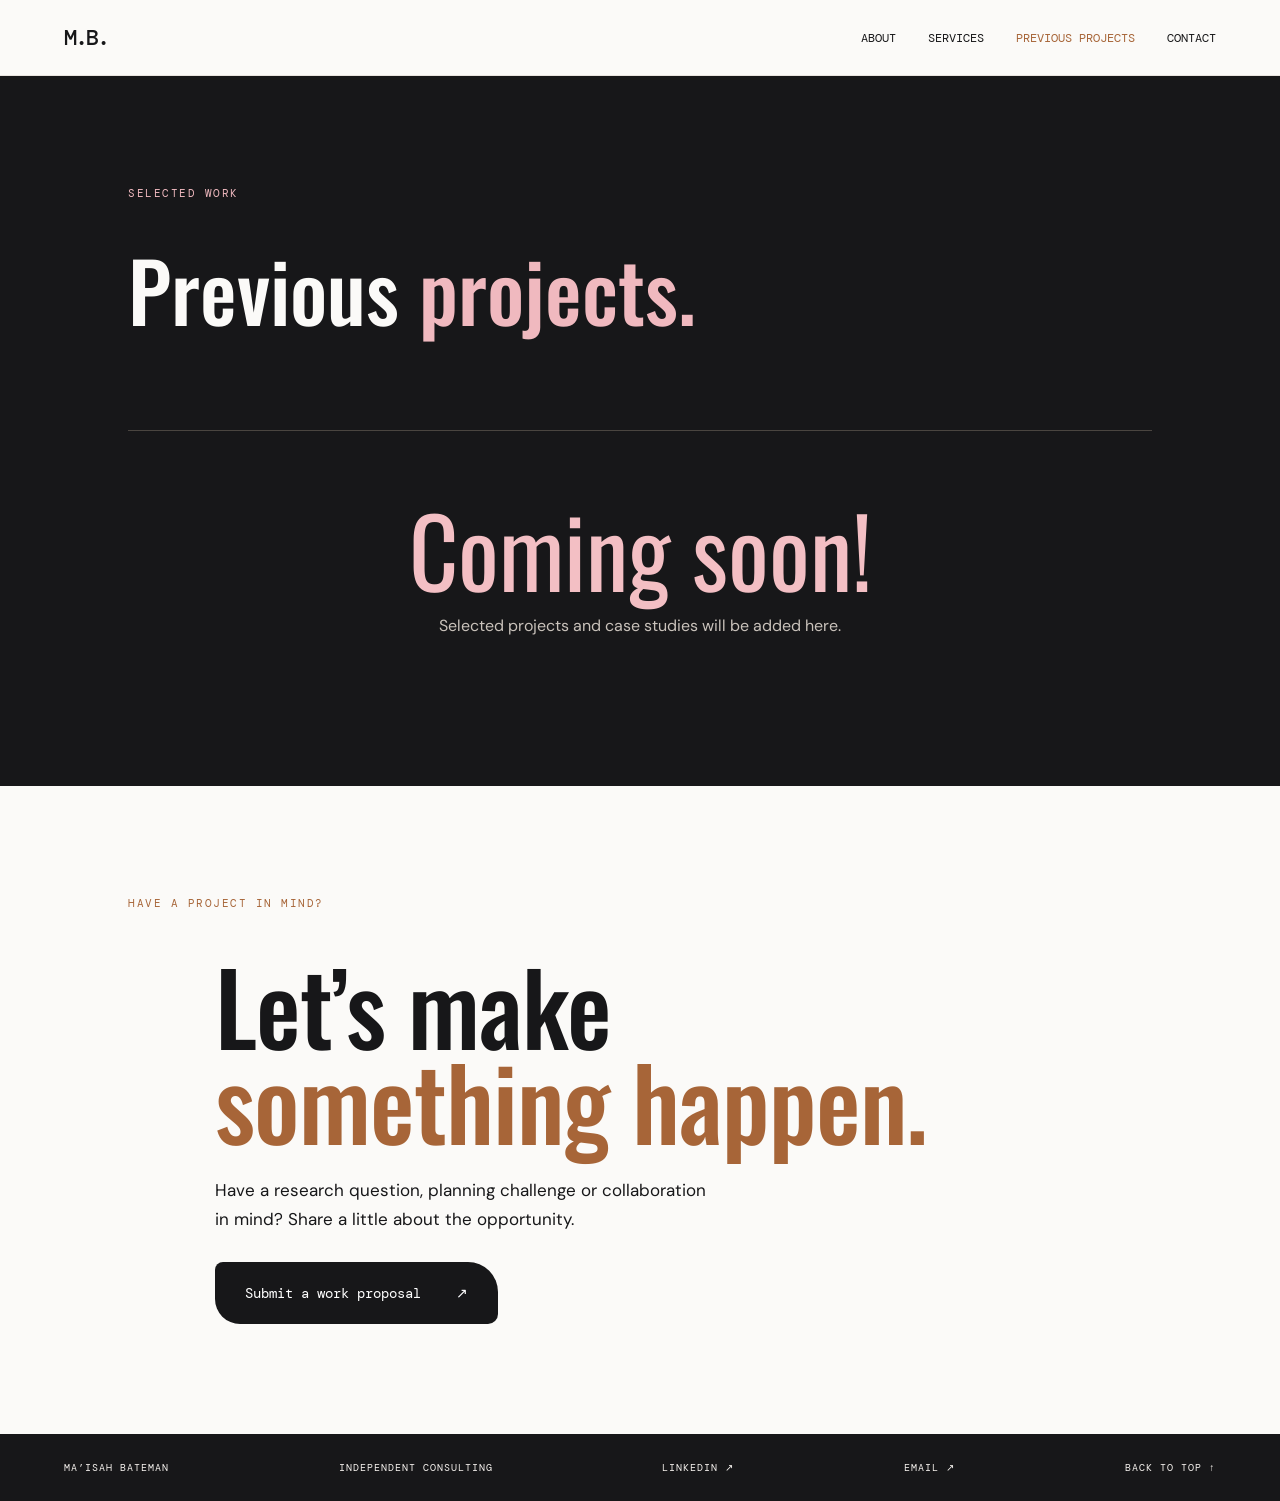
<file: projects.html>
<!DOCTYPE html>
<html lang="en">
<head>
  <meta charset="UTF-8">
  <meta name="viewport" content="width=device-width, initial-scale=1.0">
  <meta name="description" content="Selected work and previous projects from Ma’isah Bateman, independent consultant in urban planning, economic development and GIS.">
  <title>Previous projects | Ma’isah Bateman</title>
  <link rel="preconnect" href="https://fonts.googleapis.com">
  <link rel="preconnect" href="https://fonts.gstatic.com" crossorigin>
  <link href="https://fonts.googleapis.com/css2?family=DM+Mono:wght@400;500&family=DM+Sans:wght@400;500;600;700&family=Oswald:wght@400;500;600&display=swap" rel="stylesheet">
  <link rel="stylesheet" href="style.css">
</head>
<body id="top">
  <header class="topbar">
    <a class="wordmark" href="index.html">M.B.</a>
    <button class="menu-toggle" aria-label="Toggle navigation" aria-expanded="false">MENU <span>＋</span></button>
    <nav class="nav-links" aria-label="Main navigation">
      <a href="index.html#about">About</a>
      <a href="index.html#services">Services</a>
      <a class="active" href="projects.html" aria-current="page">Previous projects</a>
      <a href="index.html#contact">Contact</a>
    </nav>
  </header>

  <main>
    <section class="projects section" id="projects">
      <p class="section-kicker">SELECTED WORK</p>
      <div class="projects-heading"><h2 class="section-title">Previous <em>projects.</em></h2></div>
      <div class="coming-soon"><p class="coming-soon-title">Coming soon!</p><p>Selected projects and case studies will be added here.</p></div>
    </section>

    <section class="proposal section">
      <p class="section-kicker">HAVE A PROJECT IN MIND?</p>
      <div class="proposal-inner">
        <h2>Let’s make<br><em>something happen.</em></h2>
        <p>Have a research question, planning challenge or collaboration in mind? Share a little about the opportunity.</p>
        <a class="proposal-button" href="proposal.html">Submit a work proposal <span>↗</span></a>
      </div>
    </section>
  </main>

  <footer><a href="index.html">MA’ISAH BATEMAN</a><span>INDEPENDENT CONSULTING</span><a href="https://www.linkedin.com/in/maisahbateman" target="_blank" rel="noopener">LINKEDIN ↗</a><a href="mailto:projects@maisahbateman.com">EMAIL ↗</a><a href="#top">BACK TO TOP ↑</a></footer>
  <script src="script.js"></script>
</body>
</html>
</file>
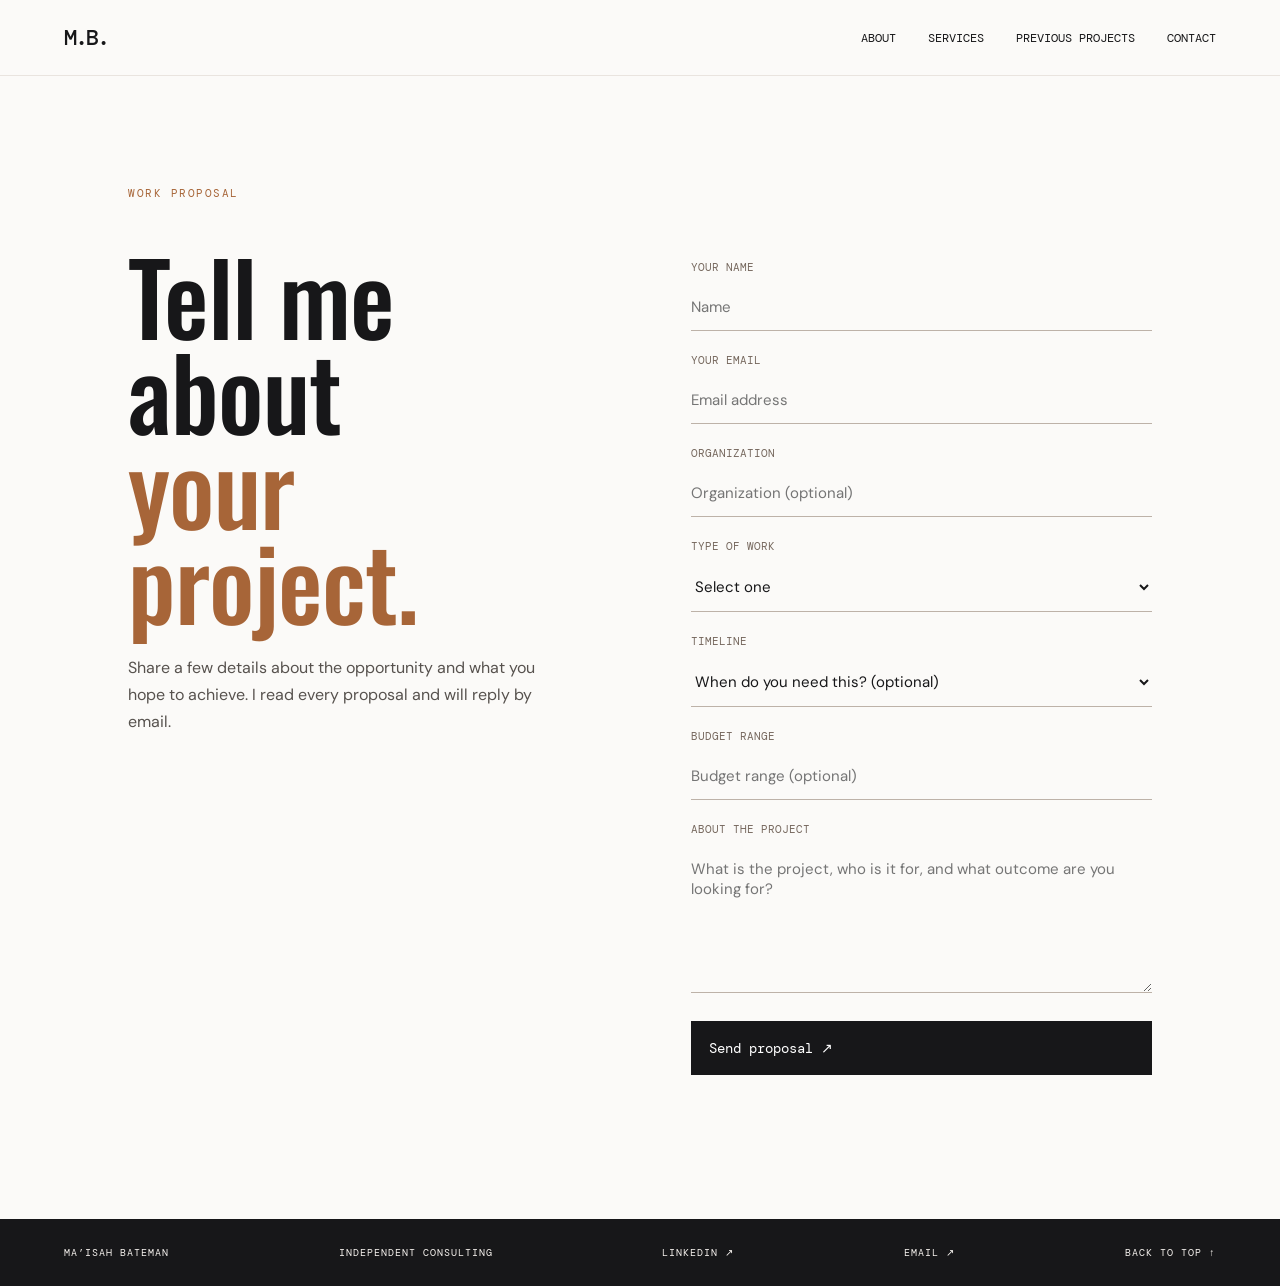
<file: proposal.html>
<!DOCTYPE html>
<html lang="en">
<head>
  <meta charset="UTF-8">
  <meta name="viewport" content="width=device-width, initial-scale=1.0">
  <meta name="description" content="Submit a work proposal to Ma’isah Bateman, independent consultant in urban planning, economic development and GIS.">
  <title>Submit a work proposal | Ma’isah Bateman</title>
  <link rel="preconnect" href="https://fonts.googleapis.com">
  <link rel="preconnect" href="https://fonts.gstatic.com" crossorigin>
  <link href="https://fonts.googleapis.com/css2?family=DM+Mono:wght@400;500&family=DM+Sans:wght@400;500;600;700&family=Oswald:wght@400;500;600&display=swap" rel="stylesheet">
  <link rel="stylesheet" href="style.css">
</head>
<body id="top">
  <header class="topbar">
    <a class="wordmark" href="index.html">M.B.</a>
    <button class="menu-toggle" aria-label="Toggle navigation" aria-expanded="false">MENU <span>＋</span></button>
    <nav class="nav-links" aria-label="Main navigation">
      <a href="index.html#about">About</a>
      <a href="index.html#services">Services</a>
      <a href="projects.html">Previous projects</a>
      <a href="index.html#contact">Contact</a>
    </nav>
  </header>

  <main>
    <section class="contact section proposal-page">
      <p class="section-kicker">WORK PROPOSAL</p>
      <div class="contact-grid">
        <div>
          <h2>Tell me about<br><em>your project.</em></h2>
          <p class="proposal-intro">Share a few details about the opportunity and what you hope to achieve. I read every proposal and will reply by email.</p>
        </div>
        <form id="proposal-form">
          <label for="name">Your name</label><input id="name" name="name" required placeholder="Name" autocomplete="name">
          <label for="email">Your email</label><input id="email" name="email" type="email" required placeholder="Email address" autocomplete="email">
          <label for="organization">Organization</label><input id="organization" name="organization" placeholder="Organization (optional)" autocomplete="organization">
          <label for="project_type">Type of work</label>
          <select id="project_type" name="project_type" required>
            <option value="" disabled selected>Select one</option>
            <option>Urban and regional planning</option>
            <option>Economic development</option>
            <option>Business development and strategy</option>
            <option>International research and market entry</option>
            <option>GIS and spatial analysis</option>
            <option>Something else</option>
          </select>
          <label for="timeline">Timeline</label>
          <select id="timeline" name="timeline">
            <option value="" disabled selected>When do you need this? (optional)</option>
            <option>Within a month</option>
            <option>One to three months</option>
            <option>Three to six months</option>
            <option>Flexible</option>
          </select>
          <label for="budget">Budget range</label><input id="budget" name="budget" placeholder="Budget range (optional)">
          <label for="description">About the project</label><textarea id="description" name="description" rows="6" required placeholder="What is the project, who is it for, and what outcome are you looking for?"></textarea>
          <input class="hp-field" type="text" name="_honey" tabindex="-1" autocomplete="off" aria-hidden="true">
          <button type="submit">Send proposal <span>↗</span></button>
          <p class="form-status" id="proposal-status" role="status" aria-live="polite"></p>
        </form>
      </div>
    </section>
  </main>

  <footer><a href="index.html">MA’ISAH BATEMAN</a><span>INDEPENDENT CONSULTING</span><a href="https://www.linkedin.com/in/maisahbateman" target="_blank" rel="noopener">LINKEDIN ↗</a><a href="mailto:projects@maisahbateman.com">EMAIL ↗</a><a href="#top">BACK TO TOP ↑</a></footer>
  <script src="script.js"></script>
</body>
</html>
</file>
<file: style.css>
*{box-sizing:border-box}html{scroll-behavior:smooth}body{margin:0;background:#fbfaf8;color:#171719;font-family:"DM Sans",sans-serif}a{color:inherit;text-decoration:none}.topbar{height:76px;padding:0 5vw;display:flex;align-items:center;justify-content:space-between;border-bottom:1px solid #e9e4df;background:#fbfaf8;position:sticky;top:0;z-index:10}.wordmark{font:500 22px "DM Mono",monospace;letter-spacing:-2px}.nav-links{display:flex;gap:32px;font:12px "DM Mono",monospace;text-transform:uppercase}.nav-links a:hover,footer a:hover{color:#a76538}.menu-toggle{display:none;background:none;border:0;font:12px "DM Mono",monospace}.hero{min-height:790px;padding:65px 7vw 0;position:relative;overflow:hidden;display:flex;flex-direction:column;justify-content:flex-start}.hero-art{position:relative;margin:50px -7vw 0;height:300px;pointer-events:none}.hero-art svg{display:block;width:100%;height:100%}.hero-copy{position:relative;z-index:1;text-align:center;margin:0 auto;width:min(850px,100%)}.eyebrow,.section-kicker,.scroll-cue{font:11px "DM Mono",monospace;letter-spacing:1.5px}.eyebrow{color:#a76538;margin:25px 0 14px}.hero h1{font:500 clamp(65px,12vw,150px)/.88 Oswald,sans-serif;letter-spacing:1px;margin:0;color:#f3bfc4}.hero h1 span{color:#f3bfc4}.hero-tagline{font:clamp(18px,2.5vw,26px) "DM Mono",monospace;margin:26px 0 12px}.hero-note{font-size:14px;line-height:1.6;max-width:470px;margin:0 auto;color:#57524e}.hero-links{position:relative;z-index:2;display:grid;grid-template-columns:1fr 1fr;gap:18px;max-width:660px;width:100%;margin:48px auto 0;align-items:center}.shape{background:#171719;color:white;display:flex;align-items:center;justify-content:center;text-align:center;font:16px "DM Mono",monospace;transition:transform .2s,background .2s;position:relative;min-height:125px}.shape:hover{transform:rotate(-2deg) scale(1.025);background:#a76538}.shape span{font-size:12px;margin-left:10px}.circle{width:165px;height:165px;border-radius:50%;justify-self:center;flex-direction:column;gap:7px}.circle span{margin:0}.pill{border-radius:42% 12% 35% 15% / 18% 35% 18% 40%;transform:rotate(-5deg)}.wide{border-radius:12% 8% 14% 9% / 18% 15% 22% 16%;min-height:145px;transform:rotate(-3deg);color:#f4c3c8}.circle-pink{background:#171719}.scroll-cue{text-align:center;margin-top:45px;color:#8b8179}.section{padding:110px 10vw}.section-kicker{color:#a76538;margin:0 0 48px}.intro{background:#f0eae4}.intro-grid,.contact-grid{display:grid;grid-template-columns:1fr 1fr;gap:8vw}.intro h2,.contact h2,.proposal h2{font:500 clamp(54px,8vw,100px)/.95 Oswald,sans-serif;margin:0;letter-spacing:-1px}.intro h2 em,.section-title em,.proposal h2 em,.contact h2 em{font-style:normal;color:#a76538}.intro-text{max-width:520px;font-size:16px;line-height:1.8}.large-copy{font:24px/1.35 "DM Sans",sans-serif;margin-top:0}.section-title{font:500 clamp(48px,7vw,82px)/1 Oswald,sans-serif;margin:0 0 50px}.service-list{border-top:1px solid #cfc5bb}.service-list article{display:grid;grid-template-columns:60px 1fr;gap:25px;align-items:start;padding:27px 0;border-bottom:1px solid #cfc5bb}.service-list article>span{font:12px "DM Mono",monospace;color:#a76538;padding-top:7px}.service-list h3{font:500 24px "DM Sans",sans-serif;margin:0 0 8px}.service-list p{font-size:14px;line-height:1.6;color:#69615b;margin:0;max-width:650px}.service-list b{font-weight:400;font-size:20px}.projects{background:#171719;color:#fbfaf8}.projects .section-kicker{color:#f0b9bf}.projects-heading{display:flex;justify-content:space-between;gap:30px;align-items:end}.projects-heading p{max-width:300px;color:#c6bfba;font-size:14px;line-height:1.6}.projects .section-title em{color:#f0b9bf}.project-grid{display:grid;grid-template-columns:repeat(3,1fr);gap:14px;margin-top:35px}.project-card{min-height:280px;padding:25px;display:flex;flex-direction:column;justify-content:flex-end;background:#a76538;color:white}.project-two{background:#d7b7a0;color:#171719}.project-three{background:#edc4c7;color:#171719}.project-card span{font:10px "DM Mono",monospace;letter-spacing:1px}.project-card h3{font:500 32px/1.05 Oswald,sans-serif;margin:28px 0 8px}.project-card p{font-size:13px;line-height:1.5;margin:0;max-width:260px}.projects .proposal{background:#f0eae4}.proposal-inner{max-width:850px;margin:auto}.proposal-inner>p{font-size:17px;line-height:1.7;max-width:500px;margin:28px 0}.proposal-button{display:inline-flex;gap:35px;align-items:center;padding:22px 30px;background:#171719;color:white;border-radius:8px 30px 10px 25px;font:14px "DM Mono",monospace}.proposal-button:hover{background:#a76538}.contact-grid form{display:flex;flex-direction:column;gap:10px}.contact label{font:11px "DM Mono",monospace;text-transform:uppercase;margin-top:12px;color:#76685e}.contact input,.contact textarea{width:100%;border:0;border-bottom:1px solid #bdb2a8;background:transparent;padding:13px 0;font:15px "DM Sans",sans-serif;outline:none;resize:vertical}.contact input:focus,.contact textarea:focus{border-color:#a76538}.contact form button{margin-top:18px;padding:18px;background:#171719;color:white;border:0;text-align:left;font:14px "DM Mono",monospace;cursor:pointer}.contact form button:hover{background:#a76538}.form-status{font:11px/1.5 "DM Mono",monospace;color:#a76538;min-height:18px;margin:6px 0 0}footer{padding:27px 5vw;background:#171719;color:#f7f3ef;display:flex;justify-content:space-between;gap:15px;font:10px "DM Mono",monospace;letter-spacing:1px}
@media(max-width:700px){.topbar{height:64px}.menu-toggle{display:block}.nav-links{display:none;position:absolute;top:64px;left:0;right:0;padding:22px 6vw;background:#fbfaf8;flex-direction:column;gap:20px;border-bottom:1px solid #e9e4df}.nav-links.open{display:flex}.hero{min-height:700px;padding:48px 6vw 0}.hero-art{margin:40px -6vw 0;height:200px}.eyebrow{font-size:9px}.hero h1{font-size:clamp(62px,16vw,105px)}.hero-note{font-size:12px;max-width:330px}.hero-links{gap:12px;margin-top:55px}.shape{font-size:12px;min-height:105px}.circle{width:125px;height:125px}.wide{min-height:120px}.section{padding:78px 7vw}.section-kicker{margin-bottom:35px}.intro-grid,.contact-grid{grid-template-columns:1fr;gap:35px}.intro h2,.contact h2,.proposal h2{font-size:65px}.projects-heading{display:block}.projects-heading p{margin-top:-25px}.project-grid{grid-template-columns:1fr}.project-card{min-height:220px}.service-list article{grid-template-columns:32px 1fr;gap:12px}.service-list h3{font-size:19px}.service-list p{font-size:13px}footer{flex-wrap:wrap;font-size:9px}}
.edit-note{font:11px/1.6 "DM Mono",monospace;color:#8a7770}.projects .edit-note{color:#aaa19b;margin-top:20px}
.nav-links a.active{color:#a76538}
.text-link{display:inline-block;margin:6px 0 14px;font:13px "DM Mono",monospace;border-bottom:1px solid #a76538;padding-bottom:3px}
.text-link:hover{color:#a76538}
.about-grid{display:grid;grid-template-columns:repeat(3,1fr);gap:48px;border-top:1px solid #cfc5bb;padding-top:36px}
.about-grid h3{font:12px "DM Mono",monospace;color:#a76538;letter-spacing:1px;text-transform:uppercase;margin:0 0 16px}
.about-grid ul{list-style:none;padding:0;margin:0}
.about-grid li{padding:12px 0;border-bottom:1px solid #e9e4df;font-size:15px;line-height:1.65;color:#4c4540}
.about-grid li strong{color:#171719;font-weight:600}
.about-details .edit-note{margin-top:28px}
@media(max-width:700px){.about-grid{grid-template-columns:1fr;gap:36px}}
.hero-bg{position:absolute;left:0;right:0;top:40px;height:470px;opacity:.15;pointer-events:none;z-index:0;-webkit-mask-image:linear-gradient(to bottom,#000 65%,transparent 100%);mask-image:linear-gradient(to bottom,#000 65%,transparent 100%)}
.hero-bg svg{display:block;width:100%;height:100%}
.hero-art{margin-top:40px}
.bio-links{display:flex;flex-wrap:wrap;gap:6px 28px;margin:6px 0 14px}
.bio-links .text-link{margin:0}
.proposal-intro{font-size:16px;line-height:1.7;color:#57524e;max-width:420px;margin:26px 0 0}
.contact select{width:100%;border:0;border-bottom:1px solid #bdb2a8;background:transparent;padding:13px 0;font:15px "DM Sans",sans-serif;outline:none;color:#171719;border-radius:0}
.contact select:focus{border-color:#a76538}
.hp-field{position:absolute;left:-9999px;width:1px;height:1px;opacity:0}
.proposal-page{min-height:70vh}
.contact form button:disabled{opacity:.6;cursor:default}
@media(max-width:700px){.hero-bg{top:30px;height:380px}}
.coming-soon{margin-top:50px;padding:70px 0 40px;border-top:1px solid #4a4540;text-align:center}
.coming-soon-title{font:400 clamp(44px,8vw,96px)/1 "Oswald","DM Sans",sans-serif;color:#f3bfc4;margin:0 0 18px}
.coming-soon p:last-child{font-size:16px;color:#c9c2bb;margin:0}
</file>
